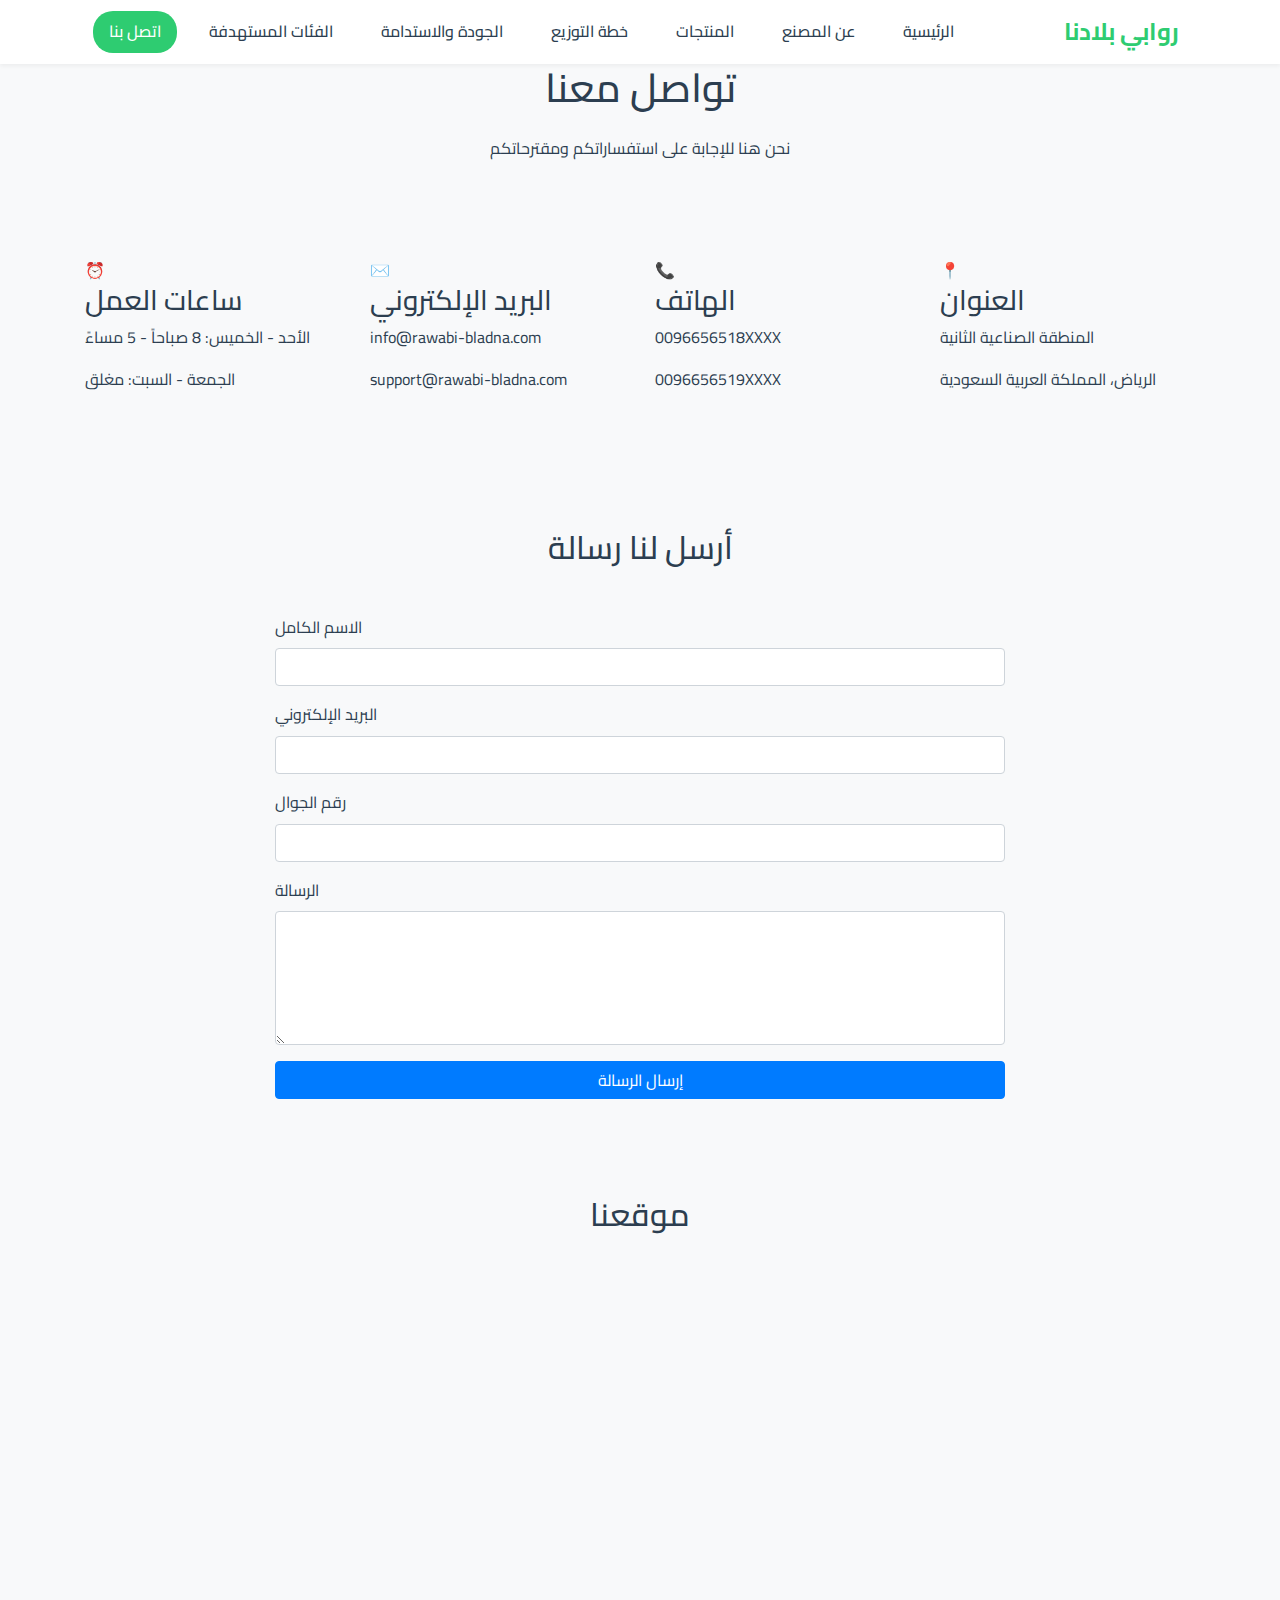
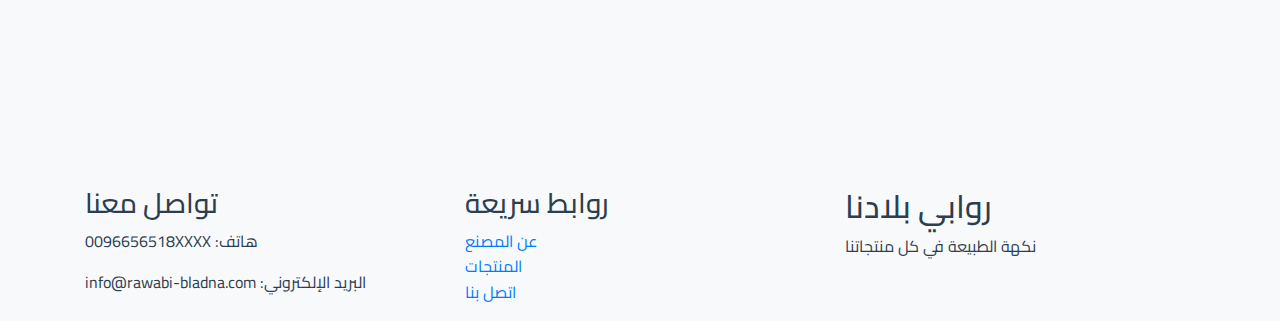
<file: contact.html>
<!DOCTYPE html>
<html lang="ar" dir="rtl">
  <head>
    <meta charset="UTF-8" />
    <meta name="viewport" content="width=device-width, initial-scale=1.0" />
    <title>اتصل بنا - روابي بلادنا</title>
    <link
      href="https://fonts.googleapis.com/css2?family=Cairo:wght@400;600;700&family=Noto+Naskh+Arabic:wght@400;700&display=swap"
      rel="stylesheet"
    />
    <link
      rel="stylesheet"
      href="https://stackpath.bootstrapcdn.com/bootstrap/4.5.2/css/bootstrap.min.css"
    />
    <link rel="stylesheet" href="styles/contact.css" />
    <link rel="stylesheet" href="styles/base.css" />
  </head>
  <body>
    <header class="header">
      <nav class="navbar navbar-expand-lg navbar-light bg-light">
        <div class="container">
          <a class="navbar-brand" href="#">روابي بلادنا</a>
          <button
            class="navbar-toggler"
            type="button"
            data-toggle="collapse"
            data-target="#navbarNav"
            aria-controls="navbarNav"
            aria-expanded="false"
            aria-label="Toggle navigation"
          >
            <span class="navbar-toggler-icon"></span>
          </button>
          <div class="collapse navbar-collapse" id="navbarNav">
            <ul class="navbar-nav mr-auto">
              <li class="nav-item">
                <a class="nav-link" href="index.html">الرئيسية</a>
              </li>
              <li class="nav-item">
                <a class="nav-link" href="about.html">عن المصنع</a>
              </li>
              <li class="nav-item">
                <a class="nav-link" href="products.html">المنتجات</a>
              </li>
              <li class="nav-item">
                <a class="nav-link" href="distribution.html">خطة التوزيع</a>
              </li>
              <li class="nav-item">
                <a class="nav-link" href="quality.html">الجودة والاستدامة</a>
              </li>
              <li class="nav-item">
                <a class="nav-link" href="target-groups.html"
                  >الفئات المستهدفة</a
                >
              </li>
              <li class="nav-item active">
                <a class="nav-link" href="contact.html">اتصل بنا</a>
              </li>
            </ul>
          </div>
        </div>
      </nav>
    </header>

    <main>
      <section class="contact-hero">
        <div class="container">
          <div class="contact-hero-content text-center">
            <h1 class="mb-4">تواصل معنا</h1>
            <p class="mb-5">نحن هنا للإجابة على استفساراتكم ومقترحاتكم</p>
          </div>
        </div>
      </section>

      <section class="contact-info py-5">
        <div class="container">
          <div class="row">
            <div class="col-md-6 col-lg-3 mb-4">
              <div class="contact-card">
                <div class="contact-icon">📍</div>
                <h3>العنوان</h3>
                <p>المنطقة الصناعية الثانية</p>
                <p>الرياض، المملكة العربية السعودية</p>
              </div>
            </div>
            <div class="col-md-6 col-lg-3 mb-4">
              <div class="contact-card">
                <div class="contact-icon">📞</div>
                <h3>الهاتف</h3>
                <p>0096656518XXXX</p>
                <p>0096656519XXXX</p>
              </div>
            </div>
            <div class="col-md-6 col-lg-3 mb-4">
              <div class="contact-card">
                <div class="contact-icon">✉️</div>
                <h3>البريد الإلكتروني</h3>
                <p>info@rawabi-bladna.com</p>
                <p>support@rawabi-bladna.com</p>
              </div>
            </div>
            <div class="col-md-6 col-lg-3 mb-4">
              <div class="contact-card">
                <div class="contact-icon">⏰</div>
                <h3>ساعات العمل</h3>
                <p>الأحد - الخميس: 8 صباحاً - 5 مساءً</p>
                <p>الجمعة - السبت: مغلق</p>
              </div>
            </div>
          </div>
        </div>
      </section>

      <section class="contact-form-section py-5 bg-light">
        <div class="container">
          <h2 class="section-title text-center mb-5">أرسل لنا رسالة</h2>
          <div class="row justify-content-center">
            <div class="col-md-8">
              <div class="contact-form">
                <form action="#" method="POST">
                  <div class="form-group">
                    <label for="name">الاسم الكامل</label>
                    <input
                      type="text"
                      class="form-control"
                      id="name"
                      required
                    />
                  </div>
                  <div class="form-group">
                    <label for="email">البريد الإلكتروني</label>
                    <input
                      type="email"
                      class="form-control"
                      id="email"
                      required
                    />
                  </div>
                  <div class="form-group">
                    <label for="phone">رقم الجوال</label>
                    <input
                      type="tel"
                      class="form-control"
                      id="phone"
                      required
                    />
                  </div>
                  <div class="form-group">
                    <label for="message">الرسالة</label>
                    <textarea
                      class="form-control"
                      id="message"
                      rows="5"
                      required
                    ></textarea>
                  </div>
                  <button type="submit" class="btn btn-primary btn-block">
                    إرسال الرسالة
                  </button>
                </form>
              </div>
            </div>
          </div>
        </div>
      </section>

      <section class="map-section py-5">
        <div class="container">
          <h2 class="section-title text-center mb-5">موقعنا</h2>
          <div class="map-container">
            <iframe
              src="https://www.google.com/maps/embed?pb=!1m18!1m12!1m3!1d3624.674754711086!2d46.6985!3d24.7136!2m3!1f0!2f0!3f0!3m2!1i1024!2i768!4f13.1!3m3!1m2!1s0x0%3A0x0!2zMjTCsDQyJzQ5LjAiTiA0NsKwNDEnNTQuNiJF!5e0!3m2!1sen!2ssa!4v1234567890!5m2!1sen!2ssa"
              width="100%"
              height="450"
              style="border: 0; border-radius: 10px"
              allowfullscreen=""
              loading="lazy"
            ></iframe>
          </div>
        </div>
      </section>
    </main>

    <footer class="footer">
      <div class="container">
        <div class="row">
          <div class="col-md-4">
            <div class="footer-brand">
              <h2>روابي بلادنا</h2>
              <p>نكهة الطبيعة في كل منتجاتنا</p>
            </div>
          </div>
          <div class="col-md-4">
            <div class="footer-links">
              <h3>روابط سريعة</h3>
              <ul class="list-unstyled">
                <li><a href="about.html">عن المصنع</a></li>
                <li><a href="products.html">المنتجات</a></li>
                <li><a href="contact.html">اتصل بنا</a></li>
              </ul>
            </div>
          </div>
          <div class="col-md-4">
            <div class="footer-contact">
              <h3>تواصل معنا</h3>
              <p>هاتف: 0096656518XXXX</p>
              <p>البريد الإلكتروني: info@rawabi-bladna.com</p>
            </div>
          </div>
        </div>
      </div>
    </footer>

    <script src="https://code.jquery.com/jquery-3.5.1.slim.min.js"></script>
    <script src="https://cdn.jsdelivr.net/npm/@popperjs/core@2.5.4/dist/umd/popper.min.js"></script>
    <script src="https://stackpath.bootstrapcdn.com/bootstrap/4.5.2/js/bootstrap.min.js"></script>
  </body>
</html>
</file>
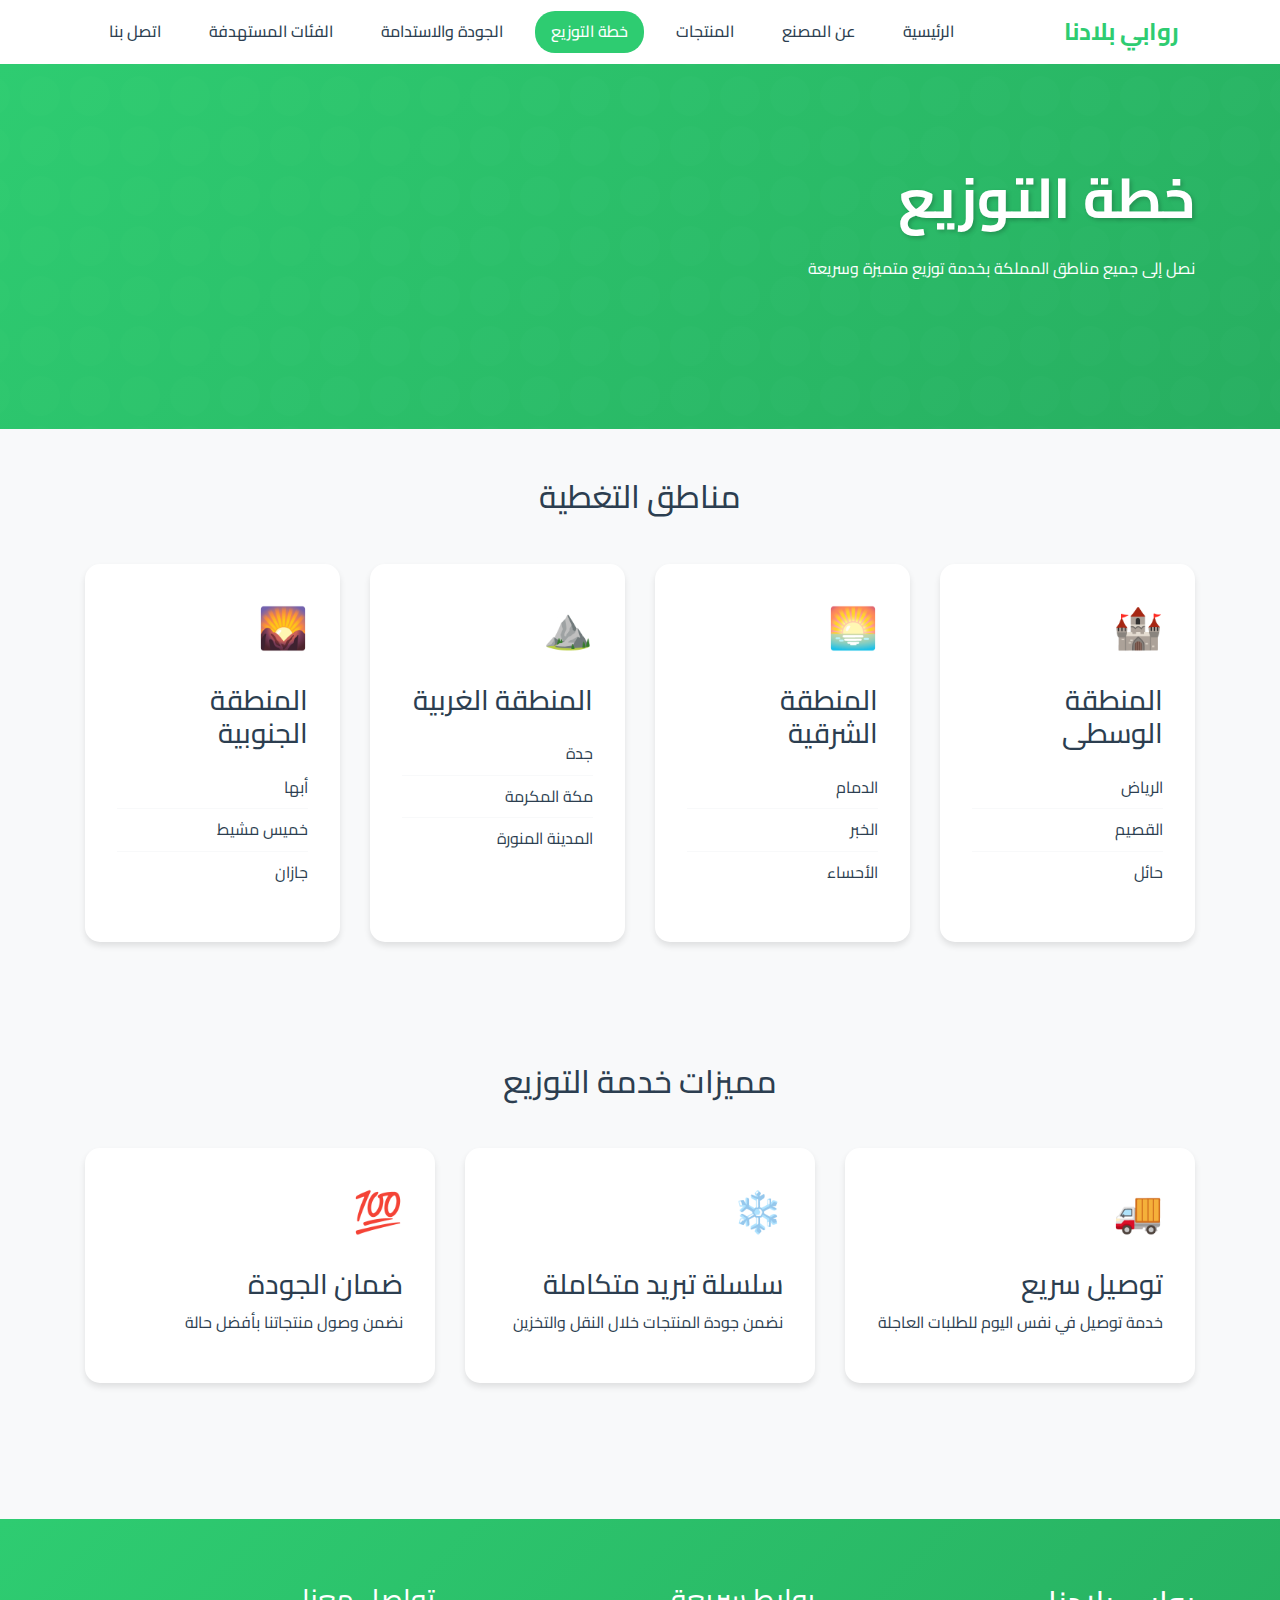
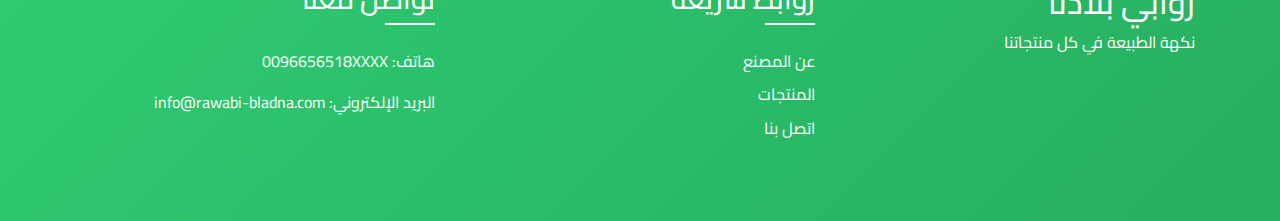
<file: distribution.html>
<!DOCTYPE html>
<html lang="ar" dir="rtl">
  <head>
    <meta charset="UTF-8" />
    <meta name="viewport" content="width=device-width, initial-scale=1.0" />
    <title>خطة التوزيع - روابي بلادنا</title>
    <link
      href="https://fonts.googleapis.com/css2?family=Cairo:wght@400;600;700&family=Noto+Naskh+Arabic:wght@400;700&display=swap"
      rel="stylesheet"
    />
    <link
      rel="stylesheet"
      href="https://stackpath.bootstrapcdn.com/bootstrap/4.5.2/css/bootstrap.min.css"
    />
    <link rel="stylesheet" href="styles/base.css" />
    <link rel="stylesheet" href="styles/distribution.css" />
  </head>
  <body>
    <header class="header">
      <nav class="navbar navbar-expand-lg navbar-light bg-light">
        <div class="container">
          <a class="navbar-brand" href="#">روابي بلادنا</a>
          <button
            class="navbar-toggler"
            type="button"
            data-toggle="collapse"
            data-target="#navbarNav"
            aria-controls="navbarNav"
            aria-expanded="false"
            aria-label="Toggle navigation"
          >
            <span class="navbar-toggler-icon"></span>
          </button>
          <div class="collapse navbar-collapse" id="navbarNav">
            <ul class="navbar-nav mr-auto">
              <li class="nav-item">
                <a class="nav-link" href="index.html">الرئيسية</a>
              </li>
              <li class="nav-item">
                <a class="nav-link" href="about.html">عن المصنع</a>
              </li>
              <li class="nav-item">
                <a class="nav-link" href="products.html">المنتجات</a>
              </li>
              <li class="nav-item active">
                <a class="nav-link" href="distribution.html">خطة التوزيع</a>
              </li>
              <li class="nav-item">
                <a class="nav-link" href="quality.html">الجودة والاستدامة</a>
              </li>
              <li class="nav-item">
                <a class="nav-link" href="target-groups.html"
                  >الفئات المستهدفة</a
                >
              </li>
              <li class="nav-item">
                <a class="nav-link" href="contact.html">اتصل بنا</a>
              </li>
            </ul>
          </div>
        </div>
      </nav>
    </header>

    <main>
      <section class="distribution-hero">
        <div class="container">
          <div class="distribution-hero-content text-center">
            <h1 class="mb-4">خطة التوزيع</h1>
            <p class="mb-5">
              نصل إلى جميع مناطق المملكة بخدمة توزيع متميزة وسريعة
            </p>
          </div>
        </div>
      </section>

      <section class="distribution-regions py-5">
        <div class="container">
          <h2 class="section-title text-center mb-5">مناطق التغطية</h2>
          <div class="row">
            <div class="col-md-6 col-lg-3 mb-4">
              <div class="region-card">
                <div class="region-icon">🏰</div>
                <h3>المنطقة الوسطى</h3>
                <ul class="region-cities">
                  <li>الرياض</li>
                  <li>القصيم</li>
                  <li>حائل</li>
                </ul>
              </div>
            </div>

            <div class="col-md-6 col-lg-3 mb-4">
              <div class="region-card">
                <div class="region-icon">🌅</div>
                <h3>المنطقة الشرقية</h3>
                <ul class="region-cities">
                  <li>الدمام</li>
                  <li>الخبر</li>
                  <li>الأحساء</li>
                </ul>
              </div>
            </div>

            <div class="col-md-6 col-lg-3 mb-4">
              <div class="region-card">
                <div class="region-icon">⛰️</div>
                <h3>المنطقة الغربية</h3>
                <ul class="region-cities">
                  <li>جدة</li>
                  <li>مكة المكرمة</li>
                  <li>المدينة المنورة</li>
                </ul>
              </div>
            </div>

            <div class="col-md-6 col-lg-3 mb-4">
              <div class="region-card">
                <div class="region-icon">🌄</div>
                <h3>المنطقة الجنوبية</h3>
                <ul class="region-cities">
                  <li>أبها</li>
                  <li>خميس مشيط</li>
                  <li>جازان</li>
                </ul>
              </div>
            </div>
          </div>
        </div>
      </section>

      <section class="distribution-features py-5 bg-light">
        <div class="container">
          <h2 class="section-title text-center mb-5">مميزات خدمة التوزيع</h2>
          <div class="row">
            <div class="col-md-4 mb-4">
              <div class="feature-card">
                <div class="feature-icon">🚚</div>
                <h3>توصيل سريع</h3>
                <p>خدمة توصيل في نفس اليوم للطلبات العاجلة</p>
              </div>
            </div>

            <div class="col-md-4 mb-4">
              <div class="feature-card">
                <div class="feature-icon">❄️</div>
                <h3>سلسلة تبريد متكاملة</h3>
                <p>نضمن جودة المنتجات خلال النقل والتخزين</p>
              </div>
            </div>

            <div class="col-md-4 mb-4">
              <div class="feature-card">
                <div class="feature-icon">💯</div>
                <h3>ضمان الجودة</h3>
                <p>نضمن وصول منتجاتنا بأفضل حالة</p>
              </div>
            </div>
          </div>
        </div>
      </section>
    </main>

    <footer class="footer">
      <div class="container">
        <div class="row">
          <div class="col-md-4">
            <div class="footer-brand">
              <h2>روابي بلادنا</h2>
              <p>نكهة الطبيعة في كل منتجاتنا</p>
            </div>
          </div>
          <div class="col-md-4">
            <div class="footer-links">
              <h3>روابط سريعة</h3>
              <ul class="list-unstyled">
                <li><a href="about.html">عن المصنع</a></li>
                <li><a href="products.html">المنتجات</a></li>
                <li><a href="contact.html">اتصل بنا</a></li>
              </ul>
            </div>
          </div>
          <div class="col-md-4">
            <div class="footer-contact">
              <h3>تواصل معنا</h3>
              <p>هاتف: 0096656518XXXX</p>
              <p>البريد الإلكتروني: info@rawabi-bladna.com</p>
            </div>
          </div>
        </div>
      </div>
    </footer>

    <script src="https://code.jquery.com/jquery-3.5.1.slim.min.js"></script>
    <script src="https://cdn.jsdelivr.net/npm/@popperjs/core@2.5.4/dist/umd/popper.min.js"></script>
    <script src="https://stackpath.bootstrapcdn.com/bootstrap/4.5.2/js/bootstrap.min.js"></script>
  </body>
</html>
</file>
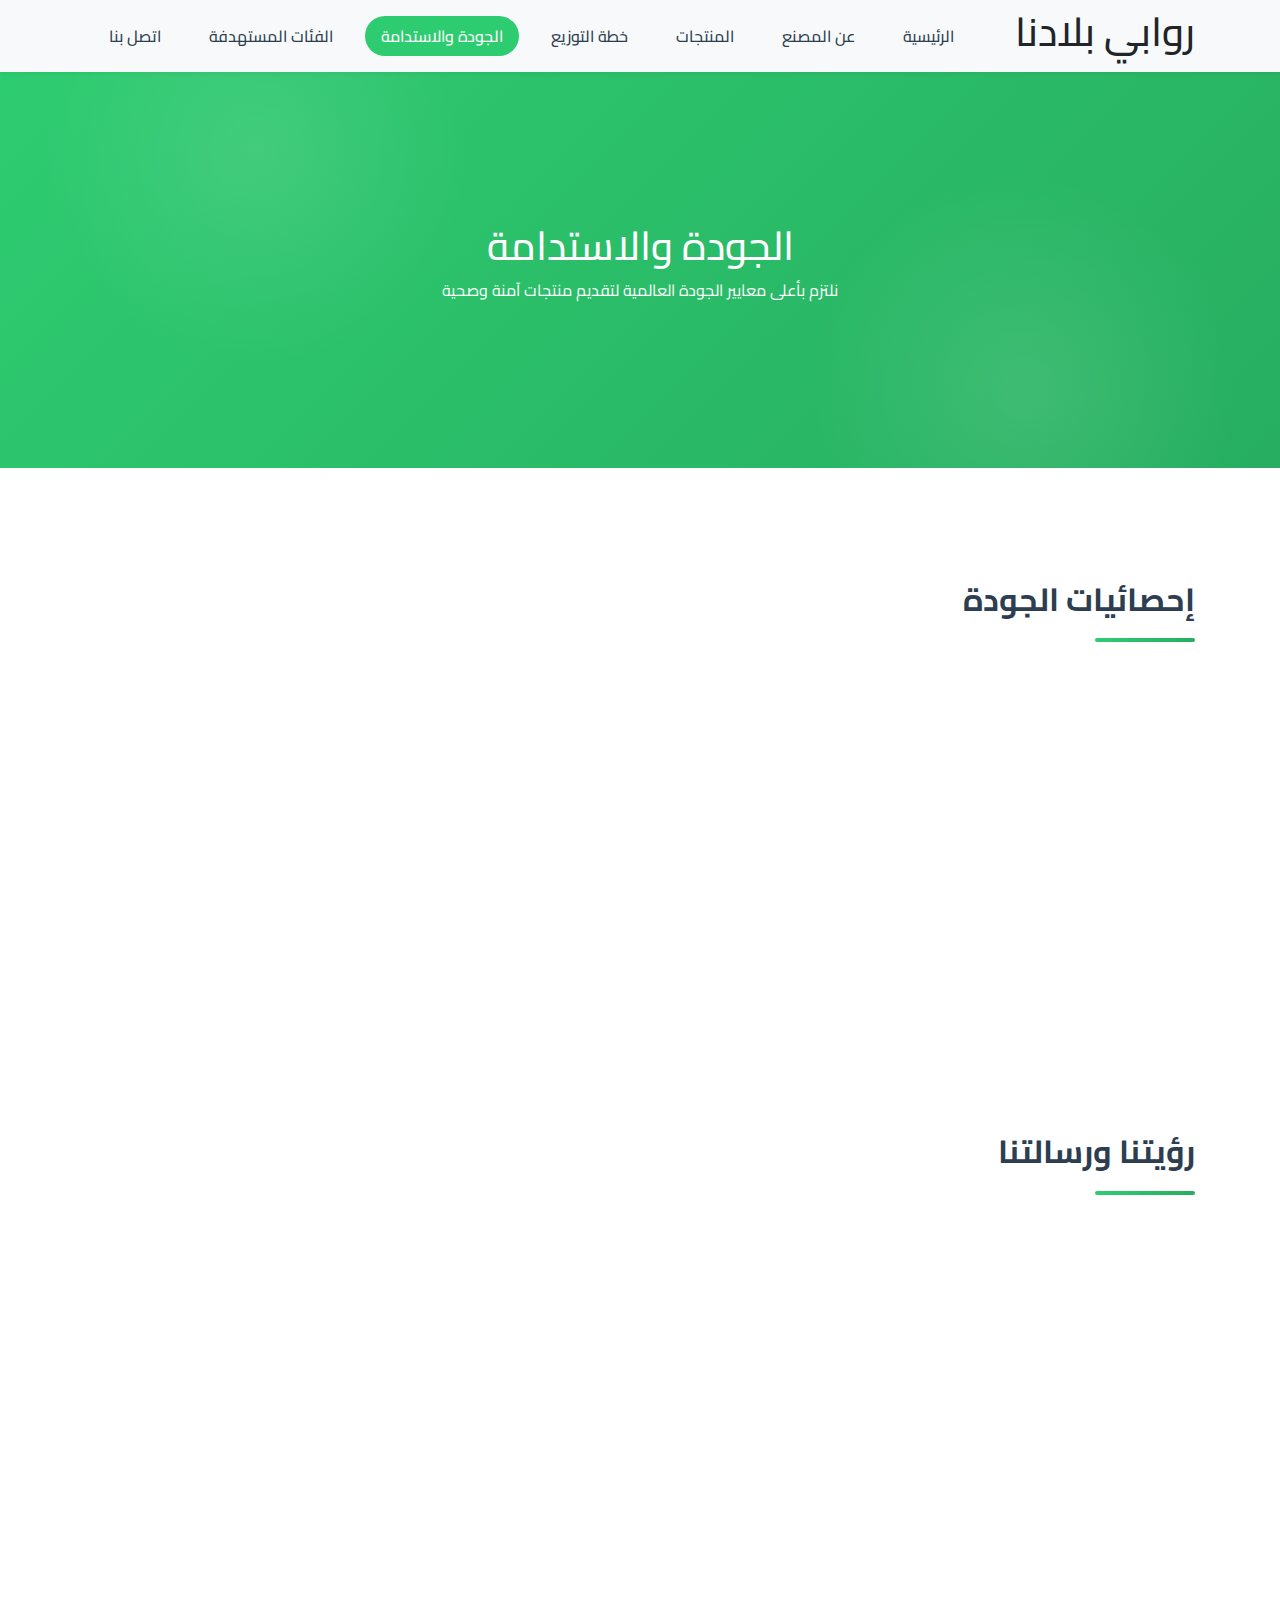
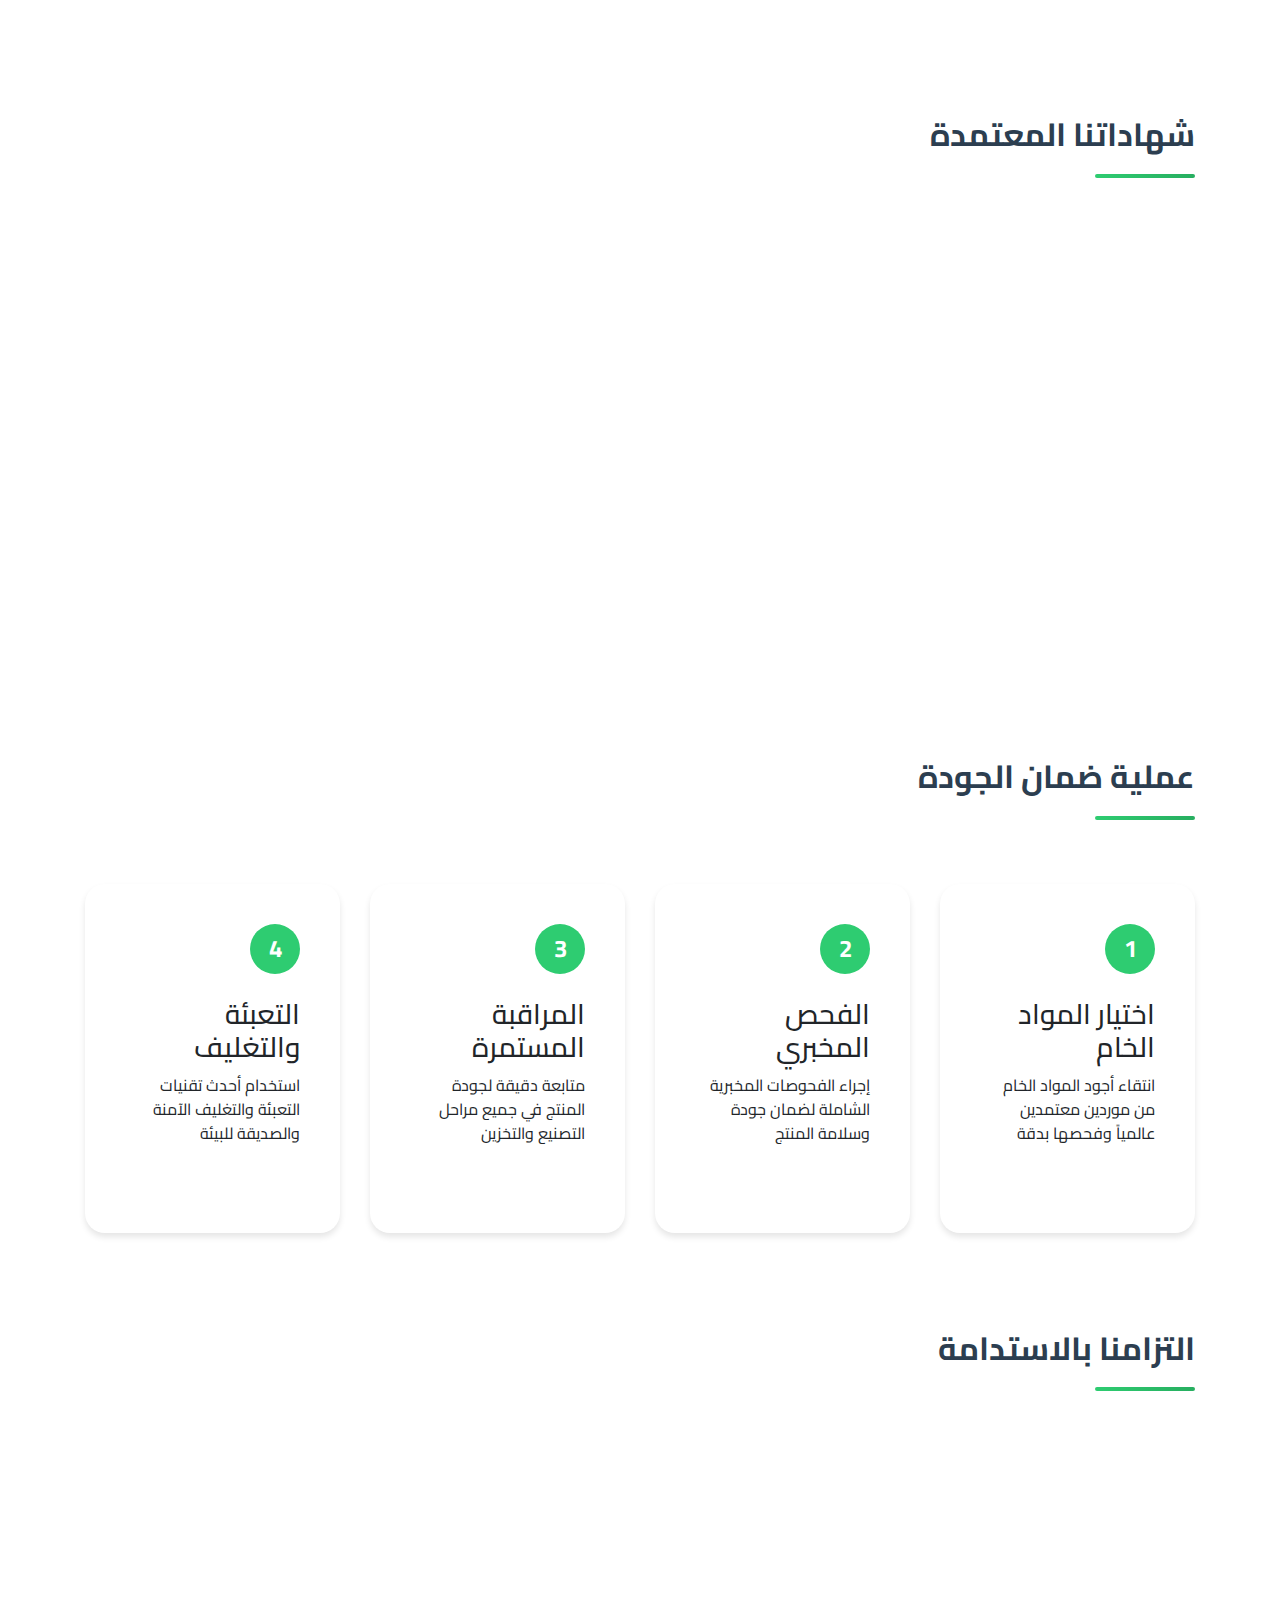
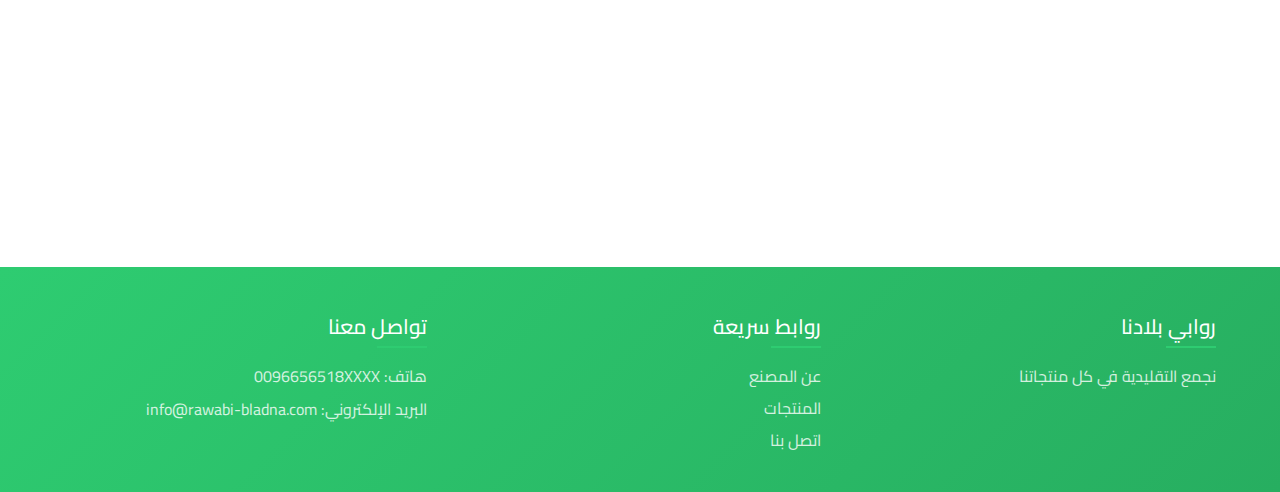
<file: quality.html>
<!DOCTYPE html>
<html lang="ar" dir="rtl">
  <head>
    <meta charset="UTF-8" />
    <meta name="viewport" content="width=device-width, initial-scale=1.0" />
    <title>الجودة والاستدامة - روابي بلادنا</title>

    <link rel="stylesheet" href="styles/quality.css" />
    <link rel="stylesheet" href="styles/base.css" />
    <style>
      .vm-icon {
        transition: all 0.3s ease;
      }

      .vm-card:hover .vm-icon i {
        color: #000;
      }

      .vm-icon i {
        color: var(--primary-color);
        transition: all 0.3s ease;
      }

      .sustainability-icon {
        transition: all 0.3s ease;
      }

      .sustainability-card:hover .sustainability-icon i {
        color: #000;
      }

      .sustainability-icon i {
        color: var(--primary-color);
        transition: all 0.3s ease;
      }
    </style>
    <link
      href="https://fonts.googleapis.com/css2?family=Cairo:wght@400;600;700&family=Noto+Naskh+Arabic:wght@400;700&display=swap"
      rel="stylesheet"
    />
    <link
      rel="stylesheet"
      href="https://stackpath.bootstrapcdn.com/bootstrap/4.5.2/css/bootstrap.min.css"
    />
    <!-- Bootstrap Icons -->
    <link
      rel="stylesheet"
      href="https://cdn.jsdelivr.net/npm/bootstrap-icons@1.11.3/font/bootstrap-icons.min.css"
    />
  </head>
  <body>
    <header class="header">
      <nav class="nav navbar navbar-expand-lg navbar-light bg-light">
        <div class="container">
          <div class="logo">
            <h1>روابي بلادنا</h1>
          </div>
          <button
            class="navbar-toggler"
            type="button"
            data-toggle="collapse"
            data-target="#navLinks"
            aria-controls="navLinks"
            aria-expanded="false"
            aria-label="Toggle navigation"
          >
            <span class="navbar-toggler-icon"></span>
          </button>
          <div class="collapse navbar-collapse" id="navLinks">
            <ul class="navbar-nav">
              <li class="nav-item">
                <a class="nav-link" href="index.html">الرئيسية</a>
              </li>
              <li class="nav-item">
                <a class="nav-link" href="about.html">عن المصنع</a>
              </li>
              <li class="nav-item">
                <a class="nav-link" href="products.html">المنتجات</a>
              </li>
              <li class="nav-item">
                <a class="nav-link" href="distribution.html">خطة التوزيع</a>
              </li>
              <li class="nav-item active">
                <a class="nav-link" href="quality.html">الجودة والاستدامة</a>
              </li>
              <li class="nav-item">
                <a class="nav-link" href="target-groups.html"
                  >الفئات المستهدفة</a
                >
              </li>
              <li class="nav-item">
                <a class="nav-link" href="contact.html">اتصل بنا</a>
              </li>
            </ul>
          </div>
        </div>
      </nav>
    </header>

    <main>
      <section class="quality-hero">
        <div class="quality-hero-content">
          <h1>الجودة والاستدامة</h1>
          <p>نلتزم بأعلى معايير الجودة العالمية لتقديم منتجات آمنة وصحية</p>
        </div>
      </section>

      <section class="quality-stats">
        <div class="container">
          <h2 class="section-title">إحصائيات الجودة</h2>
          <div class="row">
            <div class="col-md-6">
              <div class="stat-card shadow-sm">
                <div class="stat-icon bg-light">🏆</div>
                <div class="stat-content">
                  <div class="stat-number" data-count="100">100%</div>
                  <div class="stat-label">مطابقة للمعايير</div>
                </div>
              </div>
            </div>
            <div class="col-md-6">
              <div class="stat-card shadow-sm">
                <div class="stat-icon bg-light">🔬</div>
                <div class="stat-content">
                  <div class="stat-number" data-count="50">50+</div>
                  <div class="stat-label">فحص يومي</div>
                </div>
              </div>
            </div>
          </div>
        </div>
      </section>

      <!-- أقسام أخرى -->
      <section class="vision-mission">
        <div class="container">
          <h2 class="section-title">رؤيتنا ورسالتنا</h2>
          <div class="row">
            <div class="col-md-4">
              <div class="vm-card shadow-sm">
                <div class="vm-icon bg-light">
                  <i class="bi bi-eye-fill display-4"></i>
                </div>
                <h2>رؤيتنا</h2>
                <p>
                  أن نكون الخيار الأول للمستهلك في مجال منتجات الألبان في
                  المملكة العربية السعودية
                </p>
              </div>
            </div>
            <div class="col-md-4">
              <div class="vm-card shadow-sm">
                <div class="vm-icon bg-light">
                  <i class="bi bi-bullseye display-4"></i>
                </div>
                <h2>رسالتنا</h2>
                <p>
                  تقديم منتجات عالية الجودة تلبي تطلعات عملائنا وتساهم في تحقيق
                  الأمن الغذائي
                </p>
              </div>
            </div>
            <div class="col-md-4">
              <div class="vm-card shadow-sm">
                <div class="vm-icon bg-light">
                  <i class="bi bi-stars display-4"></i>
                </div>
                <h2>قيمنا</h2>
                <p>الجودة، الابتكار، الاستدامة، رضا العملاء</p>
              </div>
            </div>
          </div>
        </div>
      </section>

      <section class="certificates-section">
        <div class="container">
          <h2 class="section-title">شهاداتنا المعتمدة</h2>
          <div class="row">
            <div class="col-md-3">
              <div class="certificate-card shadow-sm">
                <div class="certificate-icon bg-light">⚡</div>
                <h3 class="certificate-title">ISO 22000</h3>
                <p class="certificate-subtitle">نظام إدارة سلامة الغذاء</p>
                <ul class="certificate-list">
                  <li>سلامة الغذاء</li>
                  <li>التتبع والمراقبة</li>
                  <li>إدارة المخاطر</li>
                </ul>
              </div>
            </div>
            <div class="col-md-3">
              <div class="certificate-card shadow-sm">
                <div class="certificate-icon bg-light">🌓</div>
                <h3 class="certificate-title">HACCP</h3>
                <p class="certificate-subtitle">نظام تحليل المخاطر</p>
                <ul class="certificate-list">
                  <li>تحليل المخاطر</li>
                  <li>نقاط التحكم الحرجة</li>
                  <li>سلامة المنتج</li>
                </ul>
              </div>
            </div>
            <div class="col-md-3">
              <div class="certificate-card shadow-sm">
                <div class="certificate-icon bg-light">🌱</div>
                <h3 class="certificate-title">ISO 14001</h3>
                <p class="certificate-subtitle">نظام الإدارة البيئية</p>
                <ul class="certificate-list">
                  <li>حماية البيئة</li>
                  <li>إدارة الموارد</li>
                  <li>التنمية المستدامة</li>
                </ul>
              </div>
            </div>
            <div class="col-md-3">
              <div class="certificate-card shadow-sm">
                <div class="certificate-icon bg-light">☀️</div>
                <h3 class="certificate-title">ISO 9001</h3>
                <p class="certificate-subtitle">نظام إدارة الجودة</p>
                <ul class="certificate-list">
                  <li>إدارة الجودة الشاملة</li>
                  <li>التحسين المستمر</li>
                  <li>رضا العملاء</li>
                </ul>
              </div>
            </div>
          </div>
        </div>
      </section>

      <section class="quality-process">
        <div class="container">
          <h2 class="section-title">عملية ضمان الجودة</h2>
          <div class="row">
            <div class="col-md-3">
              <div class="process-step">
                <div class="step-number">1</div>
                <div class="step-content">
                  <h3>اختيار المواد الخام</h3>
                  <p>
                    انتقاء أجود المواد الخام من موردين معتمدين عالمياً وفحصها
                    بدقة
                  </p>
                </div>
              </div>
            </div>
            <div class="col-md-3">
              <div class="process-step">
                <div class="step-number">2</div>
                <div class="step-content">
                  <h3>الفحص المخبري</h3>
                  <p>
                    إجراء الفحوصات المخبرية الشاملة لضمان جودة وسلامة المنتج
                  </p>
                </div>
              </div>
            </div>
            <div class="col-md-3">
              <div class="process-step">
                <div class="step-number">3</div>
                <div class="step-content">
                  <h3>المراقبة المستمرة</h3>
                  <p>
                    متابعة دقيقة لجودة المنتج في جميع مراحل التصنيع والتخزين
                  </p>
                </div>
              </div>
            </div>
            <div class="col-md-3">
              <div class="process-step">
                <div class="step-number">4</div>
                <div class="step-content">
                  <h3>التعبئة والتغليف</h3>
                  <p>
                    استخدام أحدث تقنيات التعبئة والتغليف الآمنة والصديقة للبيئة
                  </p>
                </div>
              </div>
            </div>
          </div>
        </div>
      </section>

      <section class="sustainability">
        <div class="container">
          <h2 class="section-title">التزامنا بالاستدامة</h2>
          <div class="row">
            <div class="col-md-4">
              <div class="sustainability-card shadow-sm">
                <div class="sustainability-icon bg-light">
                  <i class="bi bi-recycle display-4"></i>
                </div>
                <h3>عبوات صديقة للبيئة</h3>
                <p>
                  استخدام مواد قابلة للتحلل في التغليف وتقليل النفايات
                  البلاستيكية
                </p>
              </div>
            </div>
            <div class="col-md-4">
              <div class="sustainability-card shadow-sm">
                <div class="sustainability-icon bg-light">
                  <i class="bi bi-droplet-fill display-4"></i>
                </div>
                <h3>ترشيد المياه</h3>
                <p>
                  إعادة تدوير المياه في عمليات التصنيع وتطبيق أنظمة الري الذكي
                </p>
              </div>
            </div>
            <div class="col-md-4">
              <div class="sustainability-card shadow-sm">
                <div class="sustainability-icon bg-light">
                  <i class="bi bi-lightning-charge-fill display-4"></i>
                </div>
                <h3>كفاءة الطاقة</h3>
                <p>استخدام الطاقة النظيفة وتطبيق حلول توفير الطاقة في المصنع</p>
              </div>
            </div>
          </div>
        </div>
      </section>
    </main>

    <footer class="footer">
      <div class="footer-content">
        <div class="footer-info">
          <h3>روابي بلادنا</h3>
          <p>نجمع التقليدية في كل منتجاتنا</p>
        </div>
        <div class="footer-links">
          <h3>روابط سريعة</h3>
          <a href="about.html">عن المصنع</a>
          <a href="products.html">المنتجات</a>
          <a href="contact.html">اتصل بنا</a>
        </div>
        <div class="footer-contact">
          <h3>تواصل معنا</h3>
          <p>هاتف: 0096656518XXXX</p>
          <p>البريد الإلكتروني: info@rawabi-bladna.com</p>
        </div>
      </div>
    </footer>
    <script src="https://code.jquery.com/jquery-3.5.1.slim.min.js"></script>
    <script src="https://cdn.jsdelivr.net/npm/@popperjs/core@2.9.2/dist/umd/popper.min.js"></script>
    <script src="https://stackpath.bootstrapcdn.com/bootstrap/4.5.2/js/bootstrap.min.js"></script>
    <script>
      document
        .getElementById("navToggle")
        .addEventListener("click", function () {
          this.classList.toggle("active");
          document.getElementById("navLinks").classList.toggle("active");
        });

      // Close menu when clicking outside
      document.addEventListener("click", function (e) {
        const navToggle = document.getElementById("navToggle");
        const navLinks = document.getElementById("navLinks");
        if (!navToggle.contains(e.target) && !navLinks.contains(e.target)) {
          navToggle.classList.remove("active");
          navLinks.classList.remove("active");
        }
      });
    </script>
  </body>
</html>
</file>
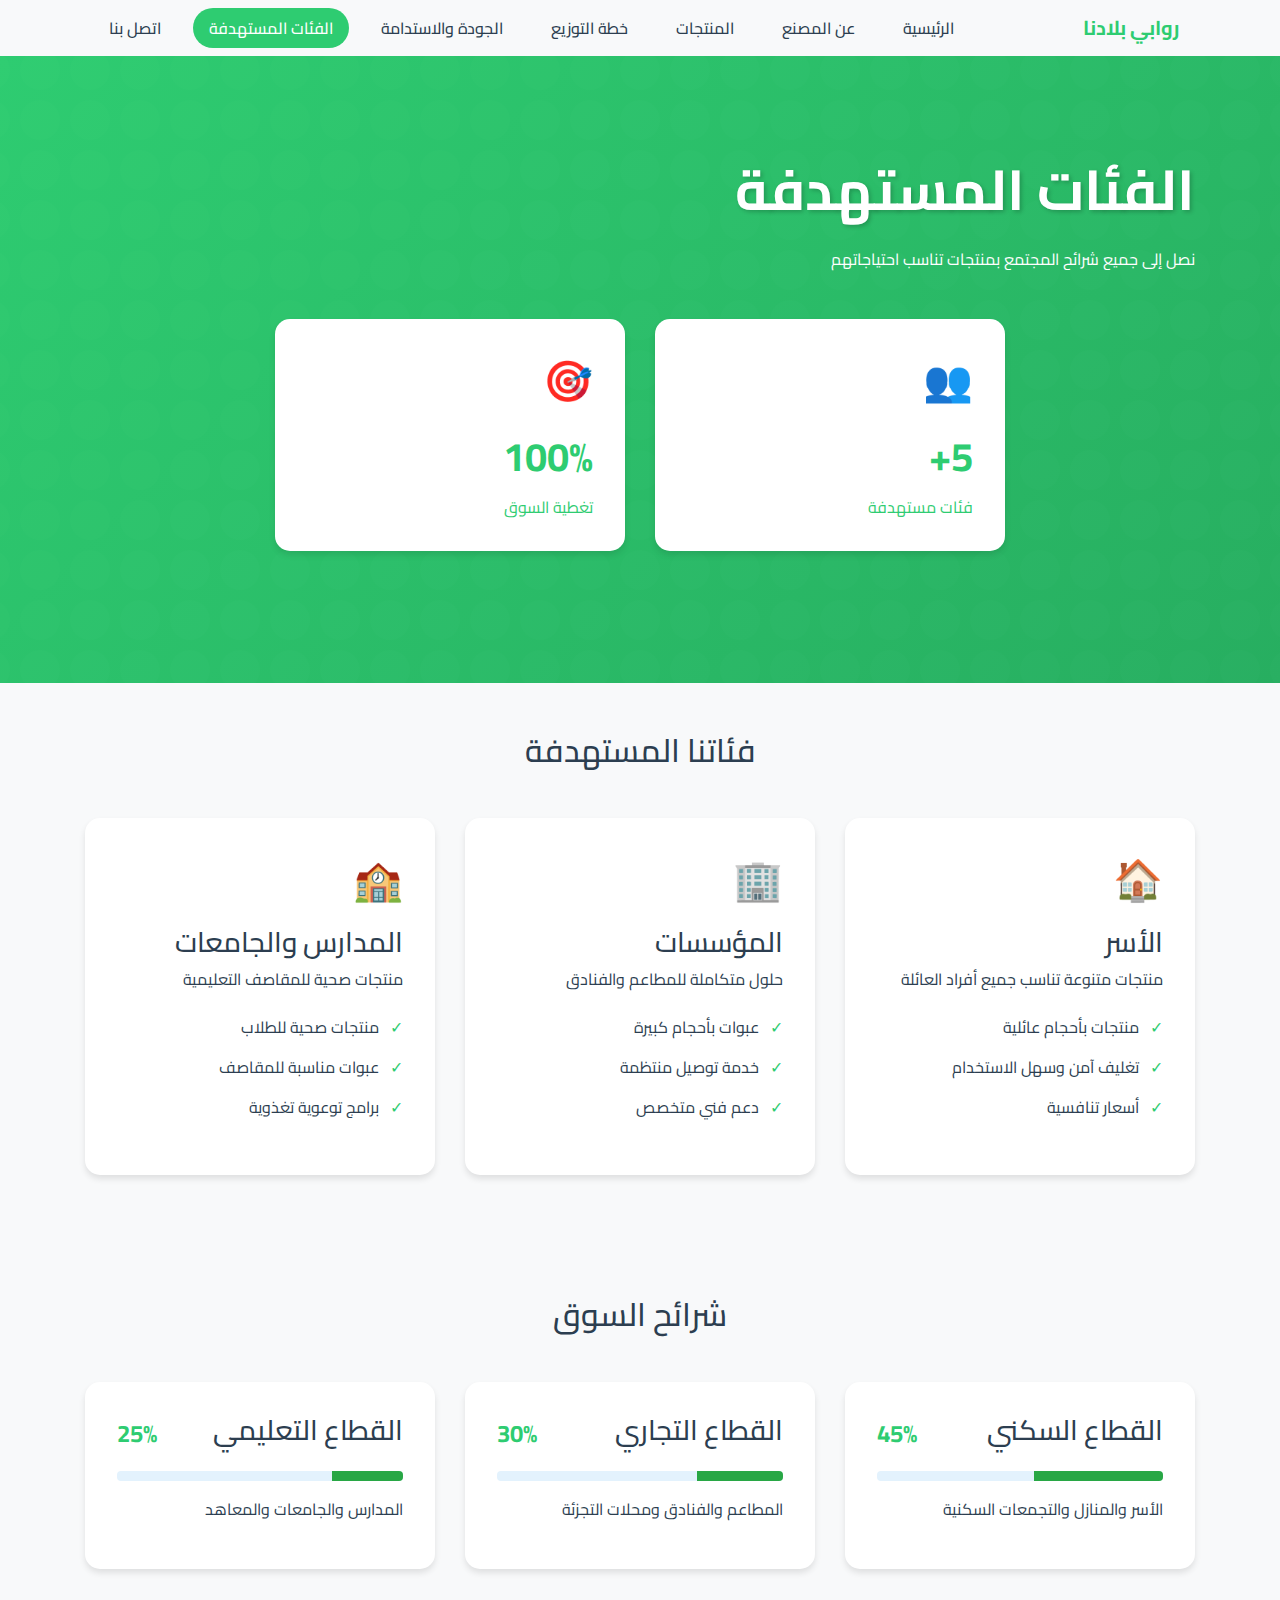
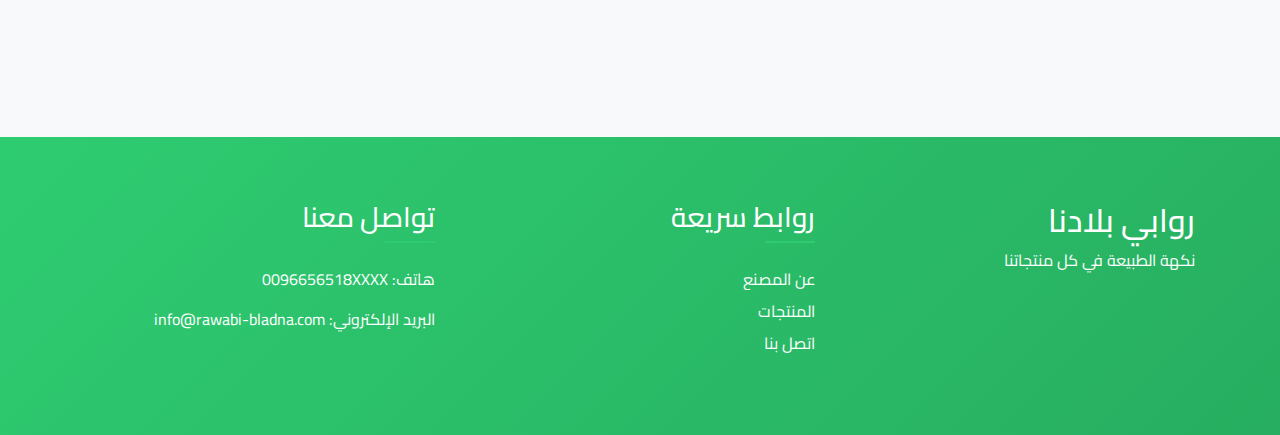
<file: target-groups.html>
<!DOCTYPE html>
<html lang="ar" dir="rtl">
  <head>
    <meta charset="UTF-8" />
    <meta name="viewport" content="width=device-width, initial-scale=1.0" />
    <title>الفئات المستهدفة - روابي بلادنا</title>
    <link
      href="https://fonts.googleapis.com/css2?family=Cairo:wght@400;600;700&family=Noto+Naskh+Arabic:wght@400;700&display=swap"
      rel="stylesheet"
    />
    <link rel="stylesheet" href="styles/base.css" />
    <link
      rel="stylesheet"
      href="https://stackpath.bootstrapcdn.com/bootstrap/4.5.2/css/bootstrap.min.css"
    />
    <link rel="stylesheet" href="styles/target-groups.css" />
  </head>
  <body>
    <header class="header">
      <nav class="navbar navbar-expand-lg navbar-light bg-light">
        <div class="container">
          <a class="navbar-brand" href="#">روابي بلادنا</a>
          <button
            class="navbar-toggler"
            type="button"
            data-toggle="collapse"
            data-target="#navbarNav"
            aria-controls="navbarNav"
            aria-expanded="false"
            aria-label="Toggle navigation"
          >
            <span class="navbar-toggler-icon"></span>
          </button>
          <div class="collapse navbar-collapse" id="navbarNav">
            <ul class="navbar-nav mr-auto">
              <li class="nav-item">
                <a class="nav-link" href="index.html">الرئيسية</a>
              </li>
              <li class="nav-item">
                <a class="nav-link" href="about.html">عن المصنع</a>
              </li>
              <li class="nav-item">
                <a class="nav-link" href="products.html">المنتجات</a>
              </li>
              <li class="nav-item">
                <a class="nav-link" href="distribution.html">خطة التوزيع</a>
              </li>
              <li class="nav-item">
                <a class="nav-link" href="quality.html">الجودة والاستدامة</a>
              </li>
              <li class="nav-item active">
                <a class="nav-link" href="target-groups.html"
                  >الفئات المستهدفة</a
                >
              </li>
              <li class="nav-item">
                <a class="nav-link" href="contact.html">اتصل بنا</a>
              </li>
            </ul>
          </div>
        </div>
      </nav>
    </header>

    <main>
      <section class="target-hero">
        <div class="container">
          <div class="target-hero-content text-center">
            <h1 class="mb-4">الفئات المستهدفة</h1>
            <p class="mb-5">
              نصل إلى جميع شرائح المجتمع بمنتجات تناسب احتياجاتهم
            </p>
          </div>
          <div class="row justify-content-center">
            <div class="col-md-4">
              <div class="target-stat-card">
                <div class="stat-icon">👥</div>
                <div class="stat-number">5+</div>
                <div class="stat-label">فئات مستهدفة</div>
              </div>
            </div>
            <div class="col-md-4">
              <div class="target-stat-card">
                <div class="stat-icon">🎯</div>
                <div class="stat-number">100%</div>
                <div class="stat-label">تغطية السوق</div>
              </div>
            </div>
          </div>
        </div>
      </section>

      <section class="target-groups py-5">
        <div class="container">
          <h2 class="section-title text-center mb-5">فئاتنا المستهدفة</h2>
          <div class="row">
            <div class="col-md-4 mb-4">
              <div class="group-card">
                <div class="group-icon">🏠</div>
                <h3>الأسر</h3>
                <p>منتجات متنوعة تناسب جميع أفراد العائلة</p>
                <ul class="group-features">
                  <li>منتجات بأحجام عائلية</li>
                  <li>تغليف آمن وسهل الاستخدام</li>
                  <li>أسعار تنافسية</li>
                </ul>
              </div>
            </div>
            <div class="col-md-4 mb-4">
              <div class="group-card">
                <div class="group-icon">🏢</div>
                <h3>المؤسسات</h3>
                <p>حلول متكاملة للمطاعم والفنادق</p>
                <ul class="group-features">
                  <li>عبوات بأحجام كبيرة</li>
                  <li>خدمة توصيل منتظمة</li>
                  <li>دعم فني متخصص</li>
                </ul>
              </div>
            </div>
            <div class="col-md-4 mb-4">
              <div class="group-card">
                <div class="group-icon">🏫</div>
                <h3>المدارس والجامعات</h3>
                <p>منتجات صحية للمقاصف التعليمية</p>
                <ul class="group-features">
                  <li>منتجات صحية للطلاب</li>
                  <li>عبوات مناسبة للمقاصف</li>
                  <li>برامج توعوية تغذوية</li>
                </ul>
              </div>
            </div>
          </div>
        </div>
      </section>

      <section class="market-segments py-5 bg-light">
        <div class="container">
          <h2 class="section-title text-center mb-5">شرائح السوق</h2>
          <div class="row">
            <div class="col-md-4 mb-4">
              <div class="segment-card">
                <div class="segment-header">
                  <h3>القطاع السكني</h3>
                  <div class="segment-percentage">45%</div>
                </div>
                <div class="progress">
                  <div
                    class="progress-bar bg-success"
                    role="progressbar"
                    style="width: 45%"
                    aria-valuenow="45"
                    aria-valuemin="0"
                    aria-valuemax="100"
                  ></div>
                </div>
                <p>الأسر والمنازل والتجمعات السكنية</p>
              </div>
            </div>
            <div class="col-md-4 mb-4">
              <div class="segment-card">
                <div class="segment-header">
                  <h3>القطاع التجاري</h3>
                  <div class="segment-percentage">30%</div>
                </div>
                <div class="progress">
                  <div
                    class="progress-bar bg-success"
                    role="progressbar"
                    style="width: 30%"
                    aria-valuenow="30"
                    aria-valuemin="0"
                    aria-valuemax="100"
                  ></div>
                </div>
                <p>المطاعم والفنادق ومحلات التجزئة</p>
              </div>
            </div>
            <div class="col-md-4 mb-4">
              <div class="segment-card">
                <div class="segment-header">
                  <h3>القطاع التعليمي</h3>
                  <div class="segment-percentage">25%</div>
                </div>
                <div class="progress">
                  <div
                    class="progress-bar bg-success"
                    role="progressbar"
                    style="width: 25%"
                    aria-valuenow="25"
                    aria-valuemin="0"
                    aria-valuemax="100"
                  ></div>
                </div>
                <p>المدارس والجامعات والمعاهد</p>
              </div>
            </div>
          </div>
        </div>
      </section>
    </main>

    <footer class="footer">
      <div class="container">
        <div class="row">
          <div class="col-md-4">
            <div class="footer-brand">
              <h2>روابي بلادنا</h2>
              <p>نكهة الطبيعة في كل منتجاتنا</p>
            </div>
          </div>
          <div class="col-md-4">
            <div class="footer-links">
              <h3>روابط سريعة</h3>
              <ul class="list-unstyled">
                <li><a href="about.html">عن المصنع</a></li>
                <li><a href="products.html">المنتجات</a></li>
                <li><a href="contact.html">اتصل بنا</a></li>
              </ul>
            </div>
          </div>
          <div class="col-md-4">
            <div class="footer-contact">
              <h3>تواصل معنا</h3>
              <p>هاتف: 0096656518XXXX</p>
              <p>البريد الإلكتروني: info@rawabi-bladna.com</p>
            </div>
          </div>
        </div>
      </div>
    </footer>

    <script src="https://code.jquery.com/jquery-3.5.1.slim.min.js"></script>
    <script src="https://cdn.jsdelivr.net/npm/@popperjs/core@2.5.4/dist/umd/popper.min.js"></script>
    <script src="https://stackpath.bootstrapcdn.com/bootstrap/4.5.2/js/bootstrap.min.js"></script>
  </body>
</html>
</file>
<file: styles/contact.css>

</file>
<file: styles/base.css>
:root {
  --primary-color: #2ecc71;
  --secondary-color: #34495e;
  --accent-color: #27ae60;
  --background-color: #f8f9fa;
  --light-blue: #e3f2fd;
  --text-color: #2c3e50;
  --white: #ffffff;
  --shadow-sm: 0 2px 4px rgba(0, 0, 0, 0.05);
  --shadow-md: 0 4px 6px rgba(0, 0, 0, 0.1);
  --shadow-lg: 0 10px 15px rgba(0, 0, 0, 0.1);
  --transition: all 0.3s ease;
}

* {
  margin: 0;
  padding: 0;
  box-sizing: border-box;
  font-family: "Cairo", sans-serif;
}

body {
  background-color: var(--background-color);
  direction: rtl;
  color: var(--text-color);
  line-height: 1.6;
}

/* Header Styles */
.header {
  background-color: transparent;
  backdrop-filter: none;
  padding: 0;
  box-shadow: none;
}

/* Responsive Breakpoints */
@media (max-width: 1200px) {
  .nav {
    padding: 1rem;
  }

  .nav-links {
    gap: 1.5rem;
  }

  .nav-links a {
    font-size: 1rem;
  }
}

@media (max-width: 992px) {
  .nav-links {
    gap: 1rem;
  }

  .nav-links a {
    padding: 0.4rem 0.8rem;
  }
}

@media (max-width: 768px) {
  .nav {
    flex-wrap: wrap;
  }

  .nav-toggle {
    display: flex;
  }

  .nav-links {
    display: none;
    width: 100%;
    flex-direction: column;
    gap: 1rem;
    padding: 1rem 0;
    background: var(--white);
    position: absolute;
    top: 100%;
    left: 0;
    right: 0;
    box-shadow: 0 4px 6px rgba(0, 0, 0, 0.1);
  }

  .nav-links.active {
    display: flex;
  }

  .nav-links a {
    width: 100%;
    text-align: center;
    padding: 0.8rem;
  }

  .nav-links a::after {
    display: none;
  }

  .nav-links a:hover {
    background: var(--primary-color);
    color: var(--white);
  }
}

@media (max-width: 480px) {
  .nav {
    padding: 0.8rem;
  }

  .nav-brand {
    font-size: 1.5rem;
  }

  .nav-links a {
    font-size: 0.95rem;
    padding: 0.6rem;
  }
}

/* Mobile Navigation Animation */
.nav-toggle.active span:nth-child(1) {
  transform: rotate(45deg) translate(6px, 6px);
}

/* Navbar Styles */
.navbar {
  background-color: var(--white) !important;
  box-shadow: var(--shadow-sm);
}

.navbar-brand {
  font-size: 1.5rem;
  font-weight: 700;
  color: var(--primary-color) !important;
}

.navbar-nav {
  margin-right: auto !important;
  margin-left: 0 !important;
}

.nav-item {
  margin: 0 0.5rem;
}

.nav-link {
  color: var(--text-color) !important;
  font-weight: 500;
  padding: 0.5rem 1rem !important;
  border-radius: 20px;
  transition: all 0.3s ease;
}

.nav-link:hover {
  color: var(--primary-color) !important;
  background-color: rgba(46, 204, 113, 0.1);
}

.nav-item.active .nav-link {
  color: var(--white) !important;
  background-color: var(--primary-color);
}

.navbar-toggler {
  border-color: rgba(0, 0, 0, 0.1);
  padding: 0.5rem;
}

.navbar-toggler:focus {
  box-shadow: none;
  outline: none;
}

.navbar-toggler-icon {
  background-image: url("data:image/svg+xml,%3csvg xmlns='http://www.w3.org/2000/svg' viewBox='0 0 30 30'%3e%3cpath stroke='rgba%280, 0, 0, 0.55%29' stroke-linecap='round' stroke-miterlimit='10' stroke-width='2' d='M4 7h22M4 15h22M4 23h22'/%3e%3c/svg%3e");
}

/* Responsive Navbar */
@media (max-width: 991.98px) {
  .navbar-collapse {
    background-color: var(--white);
    padding: 1rem;
    border-radius: 8px;
    box-shadow: var(--shadow-sm);
    margin-top: 0.5rem;
  }

  .nav-item {
    margin: 0.25rem 0;
  }

  .nav-link {
    padding: 0.5rem 1rem !important;
    text-align: center;
  }
}

@media (max-width: 575.98px) {
  .navbar-brand {
    font-size: 1.25rem;
  }

  .navbar {
    padding: 0.75rem 0;
  }
}
</file>
<file: styles/distribution.css>
:root {
  --primary-color: #2ecc71;
  --secondary-color: #34495e;
  --accent-color: #27ae60;
  --background-color: #f8f9fa;
  --light-blue: #e3f2fd;
  --text-color: #2c3e50;
  --white: #ffffff;
  --shadow-sm: 0 2px 4px rgba(0, 0, 0, 0.05);
  --shadow-md: 0 4px 6px rgba(0, 0, 0, 0.1);
  --shadow-lg: 0 10px 15px rgba(0, 0, 0, 0.1);
  --transition: all 0.3s ease;
}

* {
  margin: 0;
  padding: 0;
  box-sizing: border-box;
  direction: rtl !important;
  text-align: right;
}

body {
  font-family: "Cairo", sans-serif;
  background-color: var(--background-color);
  color: var(--text-color);
}

/* Hero Section */
.distribution-hero {
  background: linear-gradient(
    135deg,
    var(--primary-color),
    var(--accent-color)
  );
  padding: 100px 0;
  color: var(--white);
  position: relative;
  overflow: hidden;
}

.distribution-hero::before {
  content: "";
  position: absolute;
  top: 0;
  right: 0;
  bottom: 0;
  left: 0;
  background: url("data:image/svg+xml,%3Csvg width='100' height='100' viewBox='0 0 100 100' xmlns='http://www.w3.org/2000/svg'%3E%3Ccircle cx='50' cy='50' r='40' fill='white' fill-opacity='0.1'/%3E%3C/svg%3E")
    center/50px;
  opacity: 0.1;
}

.distribution-hero-content {
  position: relative;
  z-index: 1;
}

.distribution-hero h1 {
  font-size: 3.5rem;
  font-weight: 700;
  margin-bottom: 1rem;
  text-shadow: 2px 2px 4px rgba(0, 0, 0, 0.2);
}

/* Region Cards */
.region-card {
  background: var(--white);
  border-radius: 15px;
  padding: 2rem;
  height: 100%;
  box-shadow: var(--shadow-md);
  transition: var(--transition);
  text-align: center;
}

.region-card:hover {
  transform: translateY(-5px);
  box-shadow: var(--shadow-lg);
}

.region-icon {
  font-size: 2.5rem;
  margin-bottom: 1.5rem;
}

.region-cities {
  list-style: none;
  padding: 0;
  margin-top: 1rem;
}

.region-cities li {
  padding: 0.5rem 0;
  border-bottom: 1px solid var(--background-color);
}

.region-cities li:last-child {
  border-bottom: none;
}

/* Feature Cards */
.feature-card {
  background: var(--white);
  border-radius: 15px;
  padding: 2rem;
  height: 100%;
  box-shadow: var(--shadow-md);
  transition: var(--transition);
  text-align: center;
}

.feature-card:hover {
  transform: translateY(-5px);
  box-shadow: var(--shadow-lg);
}

.feature-icon {
  font-size: 2.5rem;
  margin-bottom: 1.5rem;
}

/* Footer */
.footer {
  background: linear-gradient(
    135deg,
    var(--primary-color),
    var(--accent-color)
  );
  color: var(--white);
  padding: 4rem 0;
  margin-top: 4rem;
}

.footer h3 {
  color: var(--white);
  margin-bottom: 1.5rem;
  position: relative;
  padding-bottom: 0.5rem;
}

.footer h3::after {
  content: "";
  position: absolute;
  bottom: 0;
  right: 0;
  width: 50px;
  height: 2px;
  background: var(--white);
}

.footer-links a {
  color: var(--white);
  text-decoration: none;
  transition: var(--transition);
  display: block;
  margin-bottom: 0.5rem;
}

.footer-links a:hover {
  color: var(--light-blue);
  transform: translateX(5px);
}

/* Navbar */
.navbar-nav {
  margin-right: auto !important;
  margin-left: 0 !important;
}

/* Responsive */
@media (max-width: 768px) {
  .distribution-hero h1 {
    font-size: 2.5rem;
  }

  .navbar-toggler {
    margin-right: auto;
    margin-left: 0;
  }

  .section-title {
    font-size: 2rem;
  }

  .region-card,
  .feature-card {
    margin-bottom: 1rem;
  }
}

@media (max-width: 576px) {
  .distribution-hero h1 {
    font-size: 2rem;
  }

  .distribution-hero p {
    font-size: 1rem;
  }

  .region-icon,
  .feature-icon {
    font-size: 2rem;
  }
}
</file>
<file: styles/quality.css>
:root {
  --primary-color: #2ecc71;
  --secondary-color: #34495e;
  --accent-color: #27ae60;
  --background-color: #f8f9fa;
  --light-blue: #e3f2fd;
  --text-color: #2c3e50;
  --white: #ffffff;
  --shadow-sm: 0 2px 4px rgba(0, 0, 0, 0.05);
  --shadow-md: 0 4px 6px rgba(0, 0, 0, 0.1);
  --shadow-lg: 0 10px 15px rgba(0, 0, 0, 0.1);
  --transition: all 0.3s cubic-bezier(0.4, 0, 0.2, 1);
}

* {
  margin: 0;
  padding: 0;
  box-sizing: border-box;
  direction: rtl !important;
  font-family: "Tajawal", sans-serif;
}

body {
  background: var(--background);
  text-align: right;
  direction: rtl;
}

/* Navbar */
.navbar {
  background: white;
  padding: 1rem 2rem;
  box-shadow: 0 2px 4px rgba(0, 0, 0, 0.1);
  position: sticky;
  top: 0;
  z-index: 100;
}

.nav-container {
  display: flex;
  justify-content: space-between;
  align-items: center;
  max-width: 1400px;
  margin: 0 auto;
}

.nav-brand {
  font-size: 1.5rem;
  font-weight: 700;
  color: var(--primary);
  text-decoration: none;
}

.nav-menu {
  display: flex;
  gap: 2rem;
  list-style: none;
}

.nav-link {
  color: var(--text);
  text-decoration: none;
  transition: var(--transition);
  font-weight: 500;
}

.nav-link:hover {
  color: var(--accent);
}

/* Hero Section */
.hero {
  min-height: 60vh;
  background: linear-gradient(
    135deg,
    var(--primary-color),
    var(--accent-color)
  );
  display: flex;
  align-items: center;
  justify-content: center;
  position: relative;
  overflow: hidden;
}

.hero::before {
  content: "";
  position: absolute;
  width: 100%;
  height: 100%;
  background: url('data:image/svg+xml,<svg viewBox="0 0 100 100" xmlns="http://www.w3.org/2000/svg"><circle cx="50" cy="50" r="40" fill="white" fill-opacity="0.1"/></svg>')
    0 0/50px 50px;
  opacity: 0.1;
}

.hero-content {
  text-align: center;
  color: white;
  padding: 2rem;
  max-width: 800px;
  z-index: 1;
}

.hero h1 {
  font-size: 3.5rem;
  margin-bottom: 1rem;
  text-shadow: 2px 2px 4px rgba(0, 0, 0, 0.2);
}

.hero p {
  font-size: 1.2rem;
  opacity: 0.9;
}

/* Category Filter */
.category-filter {
  padding: 2rem;
  background: white;
  box-shadow: 0 4px 6px rgba(0, 0, 0, 0.1);

  top: 70px;
  z-index: 10;
}

.filter-buttons {
  display: flex;
  gap: 1rem;
  justify-content: center;
  flex-wrap: wrap;
}

.filter-btn {
  padding: 0.8rem 1.5rem;
  border: none;
  border-radius: 50px;
  background: var(--background);
  color: var(--text);
  font-size: 1rem;
  cursor: pointer;
  transition: var(--transition);
}

.filter-btn:hover {
  transform: translateY(-2px);
}

.filter-btn.active {
  background: var(--accent);
  color: white;
}

/* Products Grid */
.products-grid {
  display: grid;
  grid-template-columns: repeat(auto-fit, minmax(300px, 1fr));
  gap: 2rem;
  padding: 2rem;
  max-width: 1400px;
  margin: 0 auto;
}

.product-card {
  background: var(--card-bg);
  border-radius: 20px;
  overflow: hidden;
  box-shadow: 0 10px 20px rgba(0, 0, 0, 0.1);
  transition: var(--transition);
}

.product-card:hover {
  transform: translateY(-10px);
  box-shadow: 0 15px 30px rgba(0, 0, 0, 0.15);
}

.product-image {
  height: 250px;
  position: relative;
  overflow: hidden;
}

.product-image img {
  width: 100%;
  height: 100%;
  object-fit: cover;
  transition: var(--transition);
}

.product-card:hover .product-image img {
  transform: scale(1.1);
}

.product-info {
  padding: 1.5rem;
}

.product-info h2 {
  font-size: 1.5rem;
  margin-bottom: 0.5rem;
  color: var(--primary);
}

.product-info p {
  color: var(--text);
  opacity: 0.8;
}

.product-features {
  display: flex;
  gap: 0.5rem;
  margin-top: 1rem;
  flex-wrap: wrap;
}

.feature-tag {
  padding: 0.5rem 1rem;
  background: var(--accent);
  color: white;
  border-radius: 50px;
  font-size: 0.9rem;
}

/* Features Section */
.features {
  padding: 4rem 2rem;
  background: white;
}

.features-grid {
  display: grid;
  grid-template-columns: repeat(auto-fit, minmax(250px, 1fr));
  gap: 2rem;
  max-width: 1400px;
  margin: 0 auto;
}

.feature-card {
  text-align: center;
  padding: 2rem;
  border-radius: 15px;
  background: var(--background);
  transition: var(--transition);
}

.feature-card:hover {
  transform: translateY(-5px);
  box-shadow: 0 10px 20px rgba(0, 0, 0, 0.1);
}

.feature-icon {
  font-size: 3rem;
  margin-bottom: 1rem;
}

/* Footer */
.footer {
  background: linear-gradient(
    135deg,
    var(--primary-color),
    var(--accent-color)
  );
  color: var(--white);
  padding: 3rem 0 2rem;
  margin-top: 2rem;
}

.footer-content {
  display: grid;
  grid-template-columns: repeat(auto-fit, minmax(250px, 1fr));
  gap: 2rem;
  max-width: 1200px;
  margin: 0 auto;
  padding: 0 1.5rem;
  text-align: right;
}

.footer-info h3,
.footer-links h3,
.footer-contact h3 {
  color: var(--white);
  font-size: 1.3rem;
  margin-bottom: 1rem;
  position: relative;
  padding-bottom: 0.5rem;
}

.footer-info h3::after,
.footer-links h3::after,
.footer-contact h3::after {
  content: "";
  position: absolute;
  bottom: 0;
  right: 0;
  width: 50px;
  height: 2px;
  background: var(--primary-color);
}

.footer-links a {
  color: var(--white);
  opacity: 0.8;
  text-decoration: none;
  display: block;
  margin-bottom: 0.5rem;
  transition: var(--transition);
}

.footer-links a:hover {
  opacity: 1;
  color: var(--primary-color);
  transform: translateX(5px);
}

.footer-info p,
.footer-contact p {
  color: var(--white);
  opacity: 0.8;
  margin-bottom: 0.5rem;
  line-height: 1.6;
}

/* Responsive Design */
@media (max-width: 768px) {
  .nav-menu {
    display: none;
  }

  .hero h1 {
    font-size: 2.5rem;
  }

  .products-grid {
    grid-template-columns: repeat(auto-fit, minmax(250px, 1fr));
    padding: 1rem;
  }

  .filter-buttons {
    flex-direction: column;
  }

  .filter-btn {
    width: 100%;
  }

  .feature-card {
    margin: 0 1rem;
  }

  .footer {
    padding: 2rem 0 1rem;
  }

  .footer-content {
    grid-template-columns: 1fr;
    text-align: center;
    gap: 1.5rem;
  }

  .footer-info h3::after,
  .footer-links h3::after,
  .footer-contact h3::after {
    right: 50%;
    transform: translateX(50%);
  }

  .footer-links a {
    margin-bottom: 0.7rem;
  }

  .stat-card,
  .vm-card,
  .certificate-card,
  .sustainability-card {
    margin-bottom: 1rem;
    padding: 1.5rem;
  }

  .stat-icon,
  .vm-icon,
  .certificate-icon,
  .sustainability-icon {
    width: 60px;
    height: 60px;
    font-size: 1.8rem;
    margin-bottom: 1rem;
  }

  .section-title {
    font-size: 1.6rem;
    margin-bottom: 2rem;
  }

  .stat-number {
    font-size: 2rem;
  }

  .process-step {
    padding: 1.2rem;
    margin-bottom: 1rem;
  }

  .step-number {
    width: 40px;
    height: 40px;
    font-size: 1.2rem;
    margin-bottom: 1rem;
  }
}

@media (max-width: 480px) {
  .hero h1 {
    font-size: 2rem;
  }

  .product-card {
    margin: 0 1rem;
  }
}

@media (max-width: 576px) {
  .container {
    padding-right: 1rem;
    padding-left: 1rem;
  }

  .quality-hero {
    padding: 60px 0;
  }

  .quality-hero-content h1 {
    font-size: 1.8rem;
  }

  .quality-hero-content p {
    font-size: 1rem;
  }

  .section-title {
    font-size: 1.4rem;
  }

  p {
    font-size: 0.9rem;
    line-height: 1.5;
  }

  .stat-card,
  .vm-card,
  .certificate-card,
  .sustainability-card {
    padding: 1.2rem;
  }
}

section {
  padding: 3rem 0;
}

@media (max-width: 768px) {
  section {
    padding: 2rem 0;
  }
}

/* Hero Section with Enhanced Animation */
.quality-hero {
  background: linear-gradient(
    135deg,
    var(--primary-color),
    var(--accent-color)
  );
  padding: 150px 0;
  margin-bottom: 4rem;
  position: relative;
  overflow: hidden;
}

.quality-hero::before {
  content: "";
  position: absolute;
  top: 0;
  left: 0;
  right: 0;
  bottom: 0;
  background-image: radial-gradient(
      circle at 20% 20%,
      rgba(255, 255, 255, 0.1) 0%,
      transparent 20%
    ),
    radial-gradient(
      circle at 80% 80%,
      rgba(255, 255, 255, 0.1) 0%,
      transparent 20%
    );
  animation: gradientShift 15s ease-in-out infinite;
}

@keyframes gradientShift {
  0%,
  100% {
    background-position: 0% 0%;
  }
  50% {
    background-position: 100% 100%;
  }
}

.quality-hero-content {
  text-align: center;
  color: var(--white);
  position: relative;
  z-index: 1;
  animation: heroContentFade 1s ease-out;
}

@keyframes heroContentFade {
  from {
    opacity: 0;
    transform: translateY(30px);
  }
  to {
    opacity: 1;
    transform: translateY(0);
  }
}

/* Enhanced Cards Styling */
.stat-card,
.vm-card,
.certificate-card,
.sustainability-card {
  background: var(--white);
  border-radius: 20px;
  padding: 2.5rem;
  margin-bottom: 2rem;
  box-shadow: var(--shadow-md);
  transition: var(--transition);
  height: 100%;
  position: relative;
  overflow: hidden;
  text-align: right;
}

.stat-card::before,
.vm-card::before,
.certificate-card::before,
.sustainability-card::before {
  content: "";
  position: absolute;
  top: 0;
  right: 0;
  width: 100%;
  height: 4px;
  background: var(--primary-color);
  transform: scaleX(0);
  transform-origin: right;
  transition: transform 0.4s ease;
}

.stat-card:hover::before,
.vm-card:hover::before,
.certificate-card:hover::before,
.sustainability-card:hover::before {
  transform: scaleX(1);
}

/* Enhanced Icons with 3D Effect */
.stat-icon,
.vm-icon,
.certificate-icon,
.sustainability-icon {
  width: 90px;
  height: 90px;
  background: var(--light-blue);
  border-radius: 50%;
  display: flex;
  align-items: center;
  justify-content: center;
  margin: 0 0 1.5rem auto;
  font-size: 2.5rem;
  color: var(--primary-color);
  transition: var(--transition);
  transform: perspective(1000px) translateZ(0);
  box-shadow: 0 8px 16px rgba(0, 0, 0, 0.1);
}

.stat-card:hover .stat-icon,
.vm-card:hover .vm-icon,
.certificate-card:hover .certificate-icon,
.sustainability-card:hover .sustainability-icon {
  transform: perspective(1000px) translateZ(20px) rotateY(10deg);
  background: var(--primary-color);
  color: var(--white);
}

/* Enhanced Stats Section */
.stat-number {
  font-size: 3rem;
  font-weight: 700;
  color: var(--primary-color);
  margin-bottom: 0.5rem;
  display: inline-block;
  position: relative;
  animation: countUp 2s ease-out forwards;
}

@keyframes countUp {
  from {
    opacity: 0;
    transform: translateY(20px);
  }
  to {
    opacity: 1;
    transform: translateY(0);
  }
}

/* Enhanced Process Steps */
.process-step {
  position: relative;
  padding: 2.5rem;
  background: var(--white);
  border-radius: 20px;
  box-shadow: var(--shadow-md);
  margin-bottom: 2rem;
  height: 100%;
  transition: var(--transition);
  text-align: right;
}

.process-step:hover {
  transform: translateY(-10px);
  box-shadow: var(--shadow-lg);
}

.step-number {
  width: 50px;
  height: 50px;
  background: var(--primary-color);
  color: var(--white);
  border-radius: 50%;
  display: flex;
  align-items: center;
  justify-content: center;
  font-weight: 700;
  margin-bottom: 1.5rem;
  font-size: 1.5rem;
  transition: var(--transition);
  margin-right: 0;
  margin-left: auto;
}

.process-step:hover .step-number {
  transform: scale(1.1) rotate(360deg);
}

/* Enhanced Section Titles */
.section-title {
  text-align: right;
  color: var(--text-color);
  margin-bottom: 4rem;
  font-weight: 700;
  position: relative;
  padding-bottom: 1.5rem;
}

.section-title::after {
  content: "";
  position: absolute;
  bottom: 0;
  right: 0;
  transform: none;
  width: 100px;
  height: 4px;
  background: linear-gradient(
    to right,
    var(--primary-color),
    var(--accent-color)
  );
  border-radius: 2px;
}

/* Enhanced Responsive Design */
@media (max-width: 992px) {
  .quality-hero {
    padding: 100px 0;
  }

  .quality-hero-content h1 {
    font-size: 2.8rem;
  }
}

@media (max-width: 768px) {
  .quality-hero {
    padding: 80px 0;
  }

  .quality-hero-content h1 {
    font-size: 2.3rem;
  }

  .stat-card,
  .vm-card,
  .certificate-card,
  .sustainability-card {
    padding: 2rem;
    margin-bottom: 1.5rem;
  }

  .stat-icon,
  .vm-icon,
  .certificate-icon,
  .sustainability-icon {
    width: 70px;
    height: 70px;
    font-size: 2rem;
  }

  .stat-number {
    font-size: 2.5rem;
  }
}

@media (max-width: 576px) {
  .quality-hero-content h1 {
    font-size: 2rem;
  }

  .section-title {
    font-size: 1.8rem;
    margin-bottom: 3rem;
  }

  .process-step {
    padding: 1.5rem;
  }
}

/* Enhanced Animations */
.stat-card,
.vm-card,
.certificate-card,
.sustainability-card {
  opacity: 0;
  animation: fadeInUp 0.6s ease-out forwards;
}

.stat-card {
  animation-delay: 0.1s;
}
.vm-card {
  animation-delay: 0.2s;
}
.certificate-card {
  animation-delay: 0.3s;
}
.sustainability-card {
  animation-delay: 0.4s;
}

@keyframes fadeInUp {
  from {
    opacity: 0;
    transform: translateY(30px);
  }
  to {
    opacity: 1;
    transform: translateY(0);
  }
}

/* Hover Effects */
.stat-card:hover,
.vm-card:hover,
.certificate-card:hover,
.sustainability-card:hover {
  transform: translateY(-10px);
  box-shadow: var(--shadow-lg);
}

/* Smooth Scrolling */
html {
  scroll-behavior: smooth;
}

/* تحديث النافبار */
.navbar-nav {
  padding-right: 0;
  margin-right: auto;
  margin-left: 0 !important;
}

.navbar-nav .nav-link {
  padding-right: 0.5rem;
  padding-left: 0.5rem;
}

/* تحديث البطاقات */
.stat-card,
.vm-card,
.certificate-card,
.sustainability-card {
  text-align: right;
}

/* تحديث القوائم */
.certificate-list {
  padding-right: 20px;
  padding-left: 0;
  list-style-position: inside;
}

/* تحديث الأيقونات */
.stat-icon,
.vm-icon,
.certificate-icon,
.sustainability-icon {
  margin-left: auto;
  margin-right: 0;
}

/* تحديث عناوين الأقسام */
.section-title {
  text-align: right;
}

.section-title::after {
  right: 0;
  left: auto;
  transform: none;
}

/* تحديث خط تحت البطاقات */
.stat-card::before,
.vm-card::before,
.certificate-card::before,
.sustainability-card::before {
  right: 0;
  left: auto;
  transform-origin: right;
}

/* تحديث الفوتر */
.footer-content {
  text-align: right;
}

.footer-info h3::after,
.footer-links h3::after,
.footer-contact h3::after {
  right: 0;
  left: auto;
}

/* تحديث خطوات العملية */
.process-step {
  text-align: right;
}

.step-number {
  margin-right: 0;
  margin-left: auto;
}

/* تحديث الأرقام الإحصائية */
.stat-content {
  text-align: right;
}

/* تحديث حركة hover للروابط */
.footer-links a:hover {
  transform: translateX(5px);
}

/* تحديثات للموبايل */
@media (max-width: 768px) {
  .navbar-toggler {
    margin-left: 0;
    margin-right: auto;
  }

  .section-title {
    text-align: center;
  }

  .section-title::after {
    right: 50%;
    transform: translateX(50%);
  }

  .footer-info h3::after,
  .footer-links h3::after,
  .footer-contact h3::after {
    right: 50%;
    transform: translateX(50%);
  }
}

/* تحديث الهيرو سيكشن */
.quality-hero-content {
  text-align: center; /* نبقي العنوان الرئيسي في المنتصف */
}

/* تحديث النص في البطاقات */
.vm-card p,
.certificate-card p,
.sustainability-card p {
  text-align: right;
}

/* تحديث العناوين الفرعية */
.certificate-subtitle,
.vm-card h2,
.certificate-card h3,
.sustainability-card h3 {
  text-align: right;
}

/* تحديث اتجاه الأيقونات في البطاقات */
.stat-icon,
.vm-icon,
.certificate-icon,
.sustainability-icon {
  margin: 0 0 1.5rem auto;
}

/* تحديث اتجاه الظل عند hover */
.stat-card:hover,
.vm-card:hover,
.certificate-card:hover,
.sustainability-card:hover {
  box-shadow: -5px 5px 15px rgba(0, 0, 0, 0.1);
}
</file>
<file: styles/target-groups.css>
:root {
  --primary-color: #2ecc71;
  --secondary-color: #34495e;
  --accent-color: #27ae60;
  --background-color: #f8f9fa;
  --light-blue: #e3f2fd;
  --text-color: #2c3e50;
  --white: #ffffff;
  --shadow-sm: 0 2px 4px rgba(0, 0, 0, 0.05);
  --shadow-md: 0 4px 6px rgba(0, 0, 0, 0.1);
  --shadow-lg: 0 10px 15px rgba(0, 0, 0, 0.1);
  --transition: all 0.3s ease;
}

* {
  margin: 0;
  padding: 0;
  box-sizing: border-box;
  direction: rtl !important;
  text-align: right;
}

body {
  font-family: "Cairo", sans-serif;
  background-color: var(--background-color);
  color: var(--text-color);
}

/* Hero Section */
.target-hero {
  background: linear-gradient(
    135deg,
    var(--primary-color),
    var(--accent-color)
  );
  padding: 100px 0;
  color: var(--white);
  position: relative;
  overflow: hidden;
}

.target-hero::before {
  content: "";
  position: absolute;
  top: 0;
  left: 0;
  right: 0;
  bottom: 0;
  background: url("data:image/svg+xml,%3Csvg width='100' height='100' viewBox='0 0 100 100' xmlns='http://www.w3.org/2000/svg'%3E%3Ccircle cx='50' cy='50' r='40' fill='white' fill-opacity='0.1'/%3E%3C/svg%3E")
    center/50px;
  opacity: 0.1;
}

.target-hero-content {
  position: relative;
  z-index: 1;
}

.target-hero h1 {
  font-size: 3.5rem;
  font-weight: 700;
  margin-bottom: 1rem;
  text-shadow: 2px 2px 4px rgba(0, 0, 0, 0.2);
}

/* Stats Cards */
.target-stat-card {
  background: var(--white);
  border-radius: 15px;
  padding: 2rem;
  text-align: center;
  box-shadow: var(--shadow-md);
  transition: var(--transition);
  margin-bottom: 2rem;
}

.target-stat-card:hover {
  transform: translateY(-5px);
  box-shadow: var(--shadow-lg);
}

.stat-icon {
  font-size: 2.5rem;
  margin-bottom: 1rem;
}

.stat-number {
  font-size: 2.5rem;
  font-weight: 700;
  color: var(--primary-color);
  margin-bottom: 0.5rem;
}

/* Group Cards */
.group-card {
  background: var(--white);
  border-radius: 15px;
  padding: 2rem;
  height: 100%;
  box-shadow: var(--shadow-md);
  transition: var(--transition);
}

.group-card:hover {
  transform: translateY(-5px);
  box-shadow: var(--shadow-lg);
}

.group-icon {
  font-size: 2.5rem;
  margin-bottom: 1rem;
}

.group-features {
  list-style: none;
  padding: 0;
  margin-top: 1rem;
}

.group-features li {
  padding: 0.5rem 0;
  position: relative;
  padding-right: 1.5rem;
}

.group-features li::before {
  content: "✓";
  color: var(--primary-color);
  position: absolute;
  right: 0;
}

/* Market Segments */
.segment-card {
  background: var(--white);
  border-radius: 15px;
  padding: 2rem;
  box-shadow: var(--shadow-md);
  margin-bottom: 2rem;
}

.segment-header {
  display: flex;
  justify-content: space-between;
  align-items: center;
  margin-bottom: 1rem;
}

.segment-percentage {
  font-size: 1.5rem;
  font-weight: 700;
  color: var(--primary-color);
}

.progress {
  height: 10px;
  margin-bottom: 1rem;
  background-color: var(--light-blue);
}

/* Footer */
.footer {
  background: linear-gradient(
    135deg,
    var(--primary-color),
    var(--accent-color)
  );
  color: var(--white);
  padding: 4rem 0;
  margin-top: 4rem;
}

.footer h3 {
  color: var(--white);
  margin-bottom: 1.5rem;
  position: relative;
  padding-bottom: 0.5rem;
}

.footer h3::after {
  content: "";
  position: absolute;
  bottom: 0;
  right: 0;
  width: 50px;
  height: 2px;
  background: var(--primary-color);
}

.footer-links a {
  color: var(--white);
  text-decoration: none;
  transition: var(--transition);
  display: block;
  margin-bottom: 0.5rem;
}

.footer-links a:hover {
  color: var(--primary-color);
  transform: translateX(5px);
}

.stat-label{
  color: var(--primary-color) !important ;
}
/* Responsive Design */
@media (max-width: 768px) {
  .target-hero h1 {
    font-size: 2.5rem;
  }

  .target-stat-card {
    margin-bottom: 1rem;
  }

  .group-card {
    margin-bottom: 1rem;
  }

  .footer {
    padding: 2rem 0;
  }
}

@media (max-width: 576px) {
  .target-hero h1 {
    font-size: 2rem;
  }

  .stat-number {
    font-size: 2rem;
  }

  .segment-header {
    flex-direction: column;
    text-align: center;
  }

  .segment-percentage {
    margin-top: 0.5rem;
  }
}

/* تحديث النافبار */
.navbar-nav {
  margin-right: auto !important;
  margin-left: 0 !important;
}

/* تحديث progress bars */
.progress {
  direction: ltr;
}

/* تحديث hover effects */
.footer-links a:hover {
  transform: translateX(5px);
}

/* تحديث الأيقونات */
.group-icon,
.stat-icon {
  margin-right: 0;
  margin-left: auto;
}

/* تحديث العناوين */
.section-title::after {
  right: 0;
  left: auto;
}

.footer h3::after {
  right: 0;
  left: auto;
}

/* تحديث الهوامش */
.footer-links ul {
  padding-right: 0;
}

/* تحديث التجاوب */
@media (max-width: 768px) {
  .navbar-toggler {
    margin-right: auto;
    margin-left: 0;
  }

  .section-title::after {
    right: 50%;
    transform: translateX(50%);
  }
}
</file>
